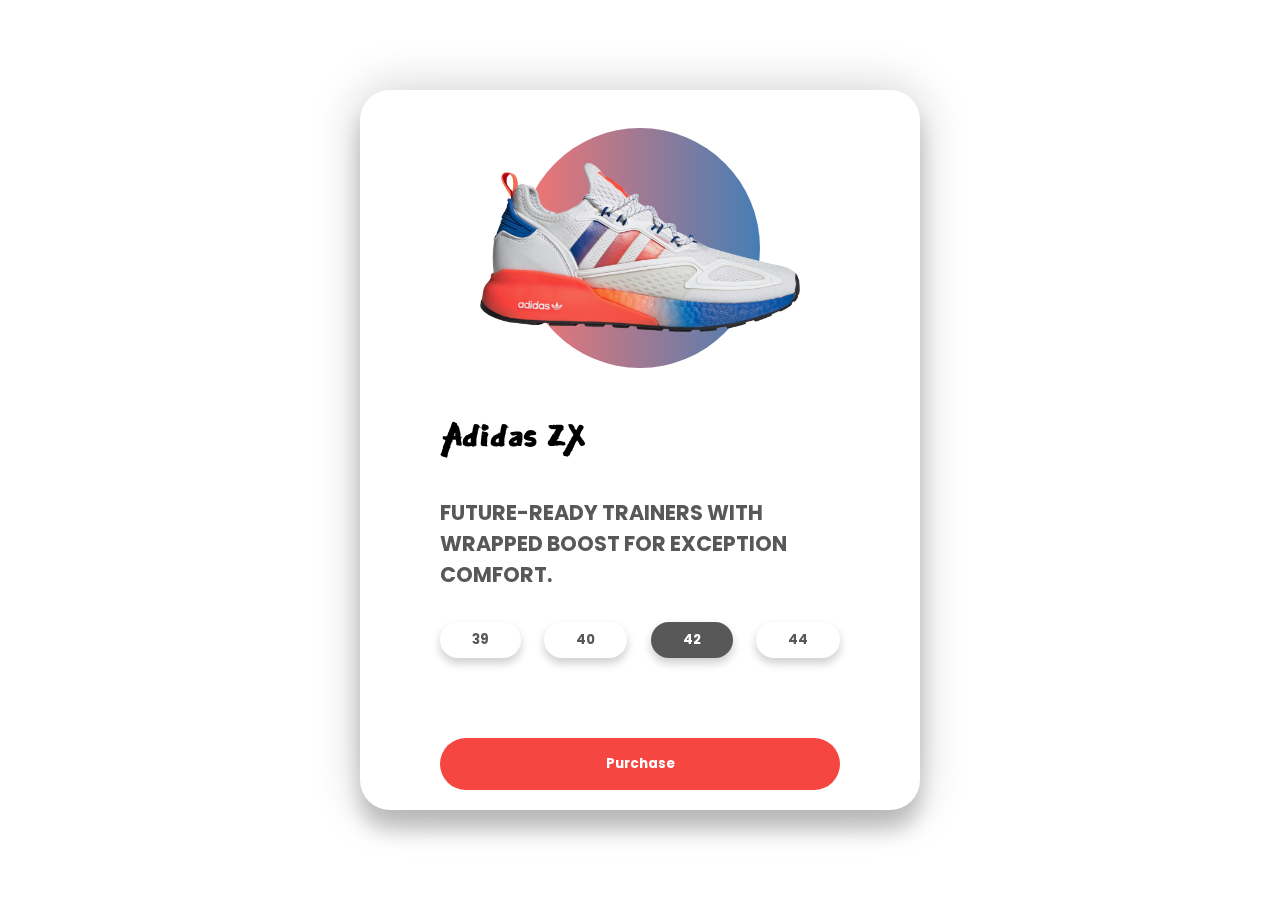
<file: animation/index.html>
<!DOCTYPE html>
<html lang="en">

<head>
    <meta charset="UTF-8">
    <meta name="viewport" content="width=device-width, initial-scale=1.0">
    <title>3d Card Effect</title>
    <link href="https://fonts.googleapis.com/css2?family=Poppins:wght@400;500&display=swap" rel="stylesheet">
    <link rel="stylesheet" href="./style.css">
</head>

<body>
    <div class="container">
        <div class="card">
            <div class="sneaker">
                <div class="circle"></div>
                <img src="./adidas.jpg" alt="adidas">
            </div>
            <div class="info">
                <h1 class="title">Adidas ZX</h1>
                <h3>FUTURE-READY TRAINERS WITH WRAPPED BOOST FOR EXCEPTION COMFORT.</h3>
                <div class="sizes">
                    <button>39</button>
                    <button>40</button>
                    <button class="active">42</button>
                    <button>44</button>
                </div>
                <div class="purchase">
                    <button>Purchase</button>
                </div>
            </div>
        </div>
    </div>
    <script src="./app.js"></script>
</body>

</html>
</file>
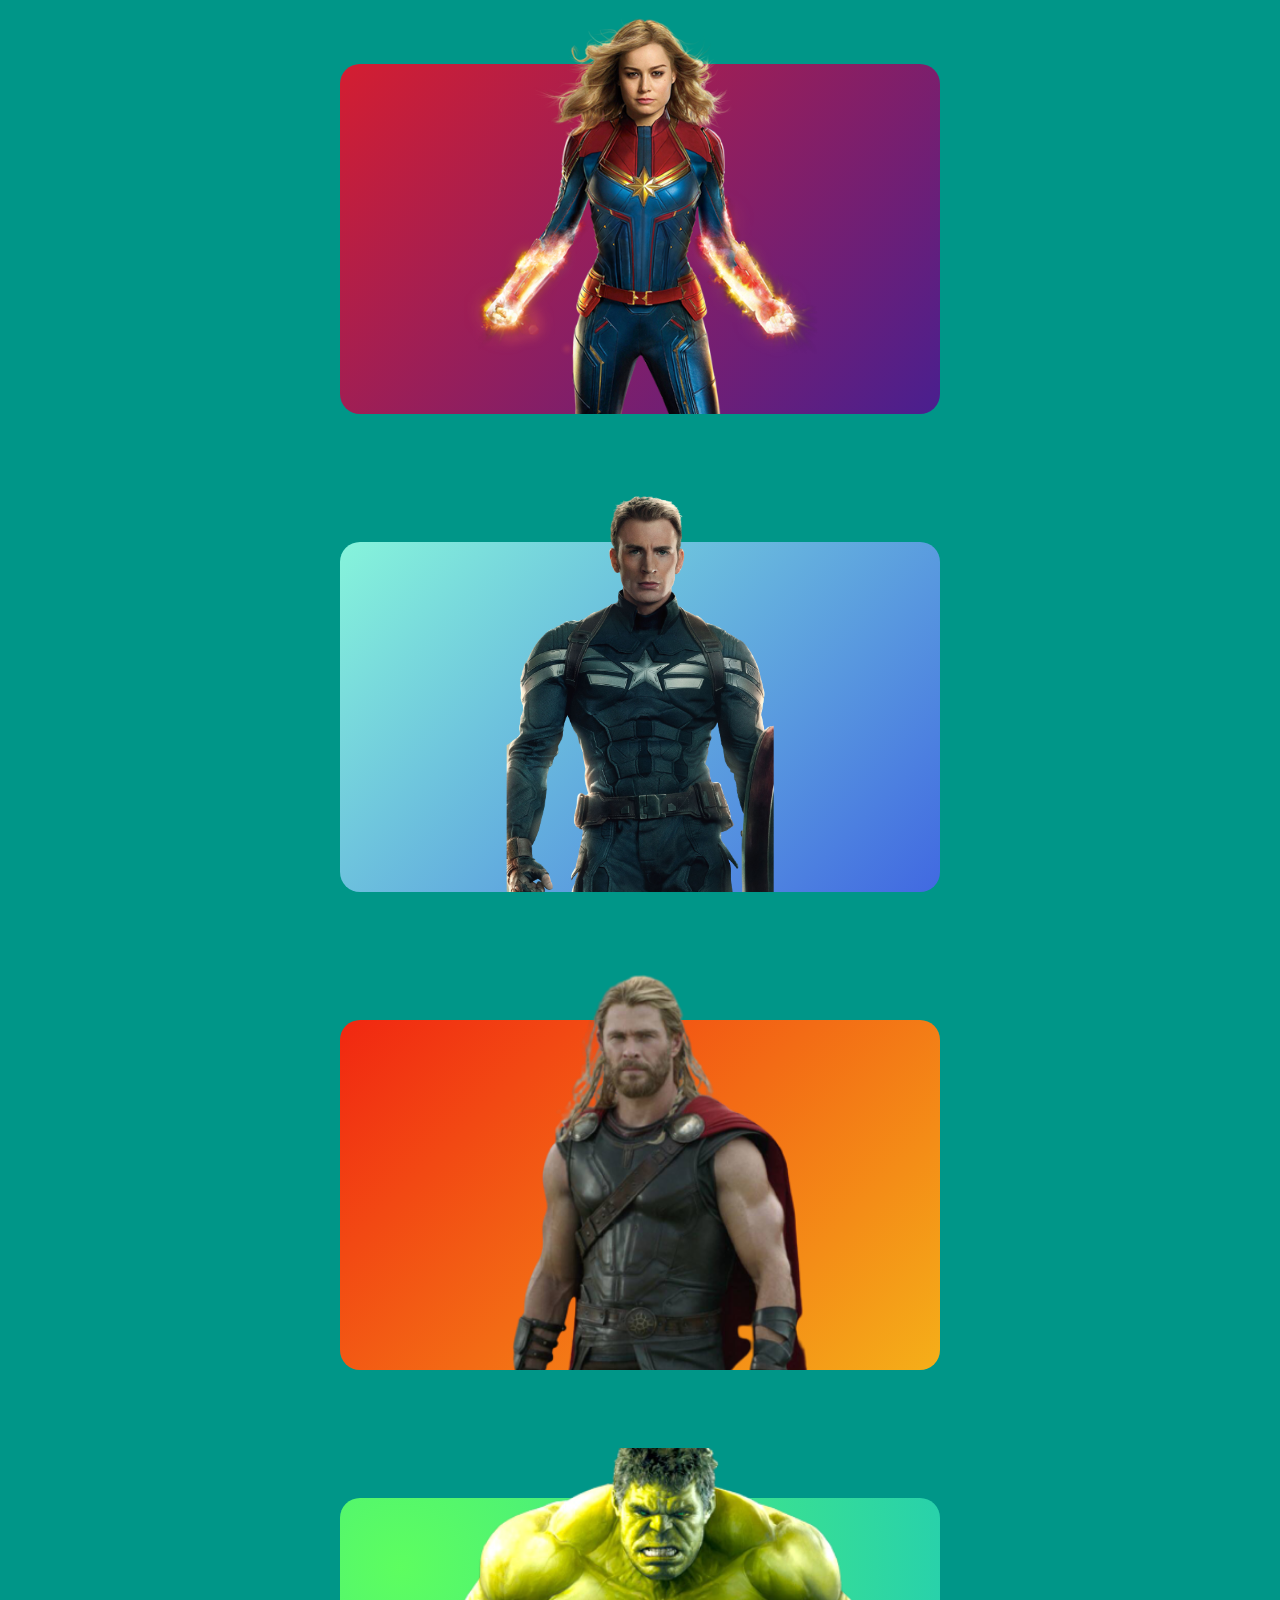
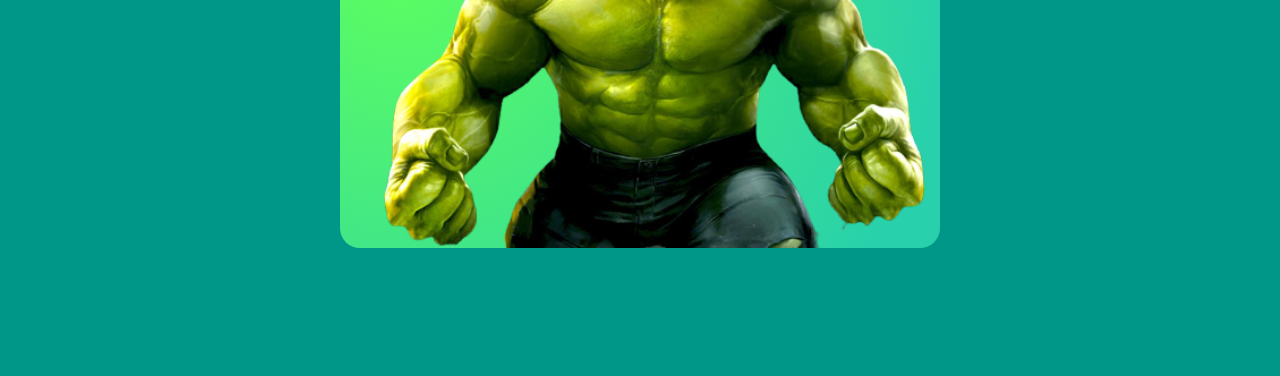
<file: avengers/index.html>
<!DOCTYPE html>
<html lang="en">
<head>
    <meta charset="UTF-8">
    <meta http-equiv="X-UA-Compatible" content="IE=edge">
    <meta name="viewport" content="width=device-width, initial-scale=1.0">
    <title>Document</title>
    <link rel="stylesheet" href="style.css">
    <script src="https://code.jquery.com/jquery-3.6.0.js"></script>
</head>
<body>
    <div class="card">
        <div class="content">
            <h2>Captain Marvel</h2>
            <p> Carol Danvers </p>
            <a href="#"> Read More </a>
        </div>
        <img src="captain marvel.png" alt="">
    </div>

    <div class="card">
        <div class="content">
            <h2>Captain America</h2>
            <p> The First Avenger </p>
            <a href="#"> Read More </a>
        </div>
        <img src="captain america.png" alt="">
    </div>

    <div class="card">
        <div class="content">
            <h2>Thor</h2>
            <p> The God Of Thunder </p>
            <a href="#"> Read More </a>
        </div>
        <img src="thor.png" alt="">
    </div>

    <div class="card">
        <div class="content">
            <h2>Hulk</h2>
            <p> The Green Monster </p>
            <a href="#"> Read More </a>
        </div>
        <img src="hulk.png" alt="">
    </div>


    <script>
        const card = document.querySelectorAll(".card")
        let a = (($(window).width()) / 2) - 300;
        
        for (let cards of card) cards.setAttribute("style", `margin-left: ${a}px; margin-right: ${a}px;`);
    </script>
    
</body>
</html>
</file>
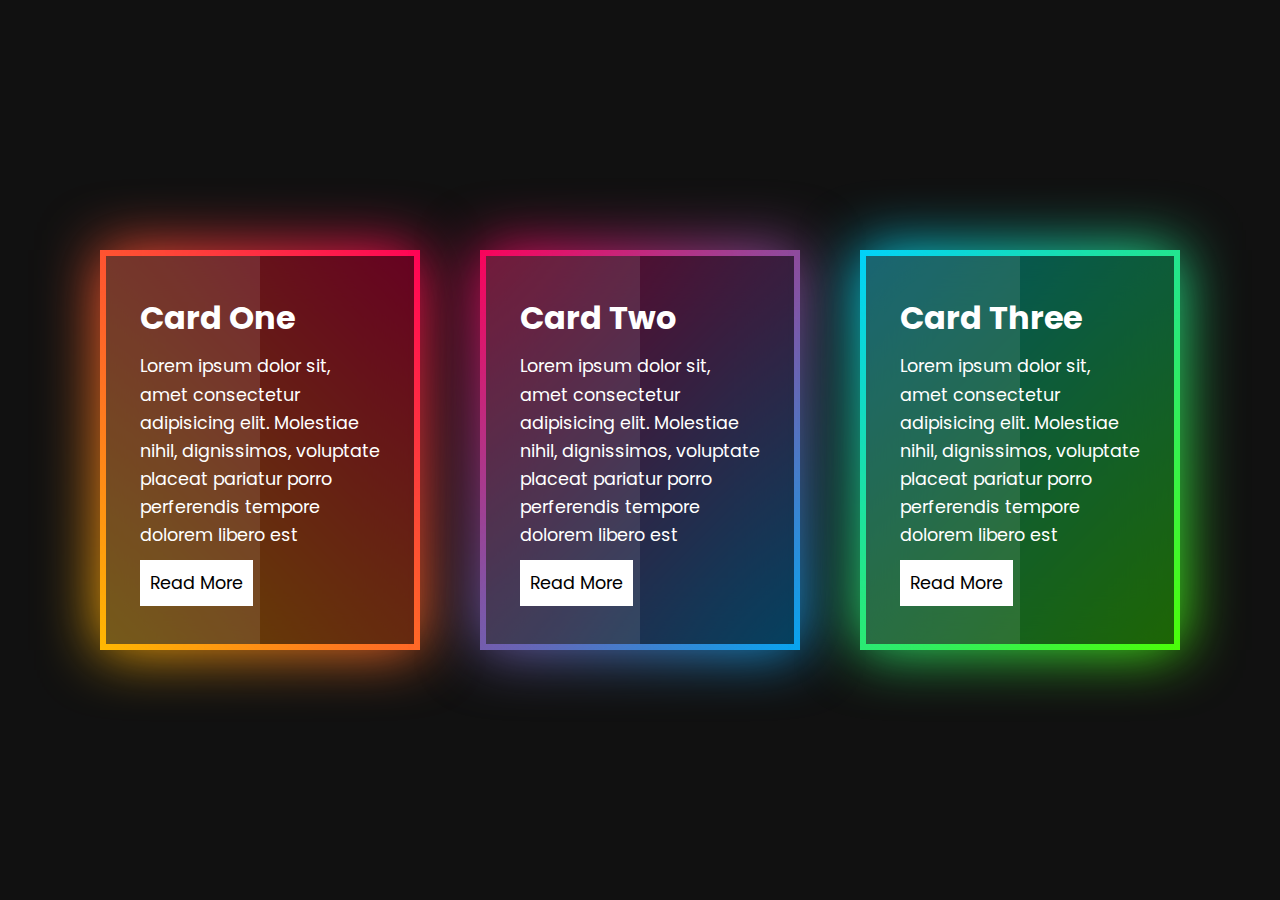
<file: card border gradient/index.html>
<!DOCTYPE html>
<html lang="en">
<head>
    <meta charset="UTF-8">
    <meta http-equiv="X-UA-Compatible" content="IE=edge">
    <meta name="viewport" content="width=device-width, initial-scale=1.0">
    <title>Document</title>
    <link rel="stylesheet" href="style.css">
</head>
<body>
    <div class="container">
        <div class="box">
            <span></span>
            <div class="content">
                <h2>Card One</h2>
                <p>Lorem ipsum dolor sit, amet consectetur adipisicing elit. Molestiae nihil, dignissimos, voluptate placeat pariatur porro perferendis tempore dolorem libero est</p>
                <a href="#">Read More</a>
            </div>
        </div>

        <div class="box">
            <span></span>
            <div class="content">
                <h2>Card Two</h2>
                <p>Lorem ipsum dolor sit, amet consectetur adipisicing elit. Molestiae nihil, dignissimos, voluptate placeat pariatur porro perferendis tempore dolorem libero est</p>
                <a href="#">Read More</a>
            </div>
        </div>

        <div class="box">
            <span></span>
            <div class="content">
                <h2>Card Three</h2>
                <p>Lorem ipsum dolor sit, amet consectetur adipisicing elit. Molestiae nihil, dignissimos, voluptate placeat pariatur porro perferendis tempore dolorem libero est</p>
                <a href="#">Read More</a>
            </div>
        </div>
    </div>
</body>
</html>
</file>
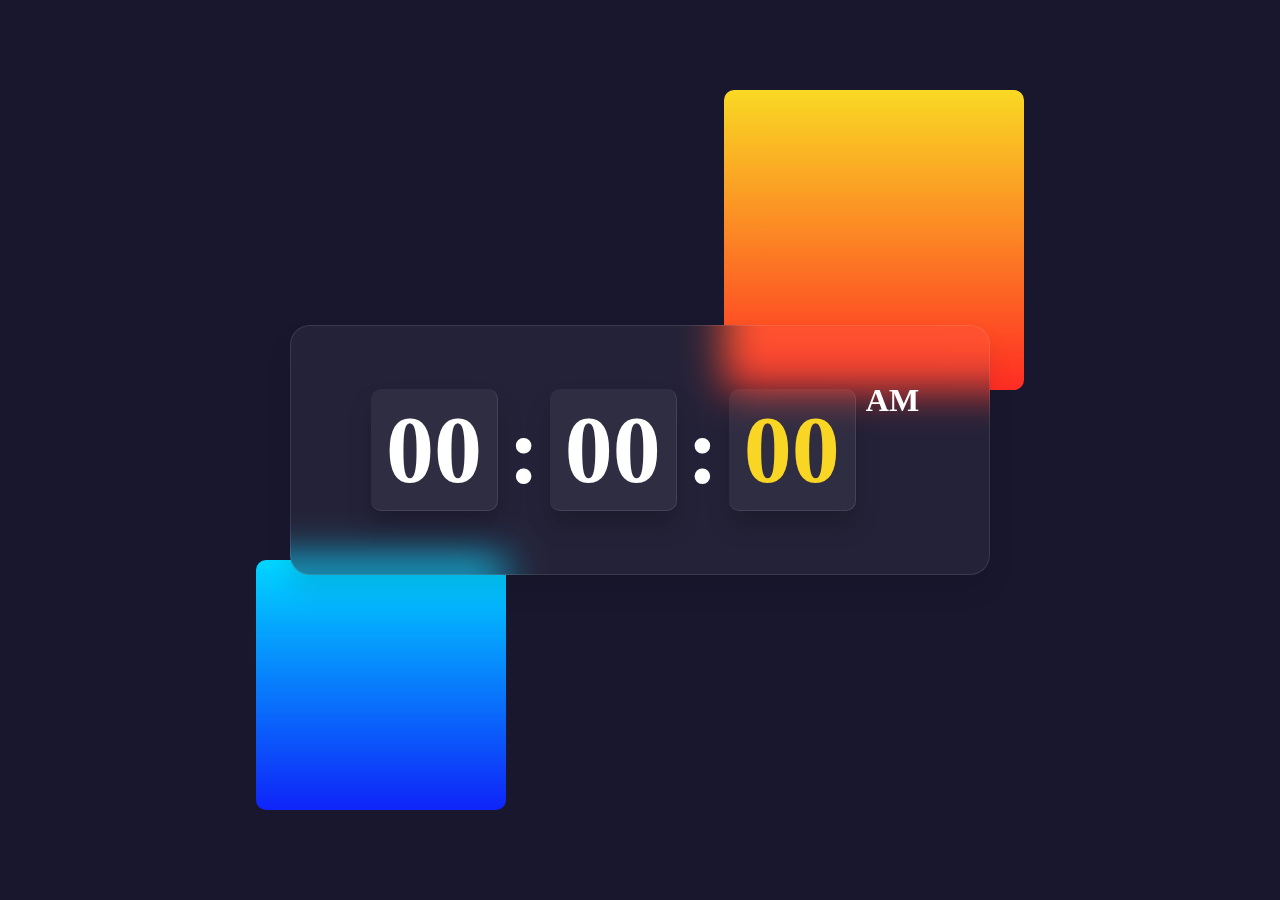
<file: Digital Clock Javascript/index.html>
<!DOCTYPE html>
<html lang="en">
<head>
    <meta charset="UTF-8">
    <meta http-equiv="X-UA-Compatible" content="IE=edge">
    <meta name="viewport" content="width=device-width, initial-scale=1.0">
    <title>Document</title>
    <link rel="stylesheet" href="style.css">
    <script src="app.js" defer></script>
</head>
<body>
    <section id="banner">
        <div class="clock">
            <div class="container">
                <h2 id="hour">00</h2>
                <h2 class="dot">:</h2>

                <h2 id="min">00</h2>
                <h2 class="dot">:</h2>

                <h2 id="sec">00</h2>

                <span id="ampm">AM</span>
            </div>
        </div>
    </section>
</body>
</html>
</file>
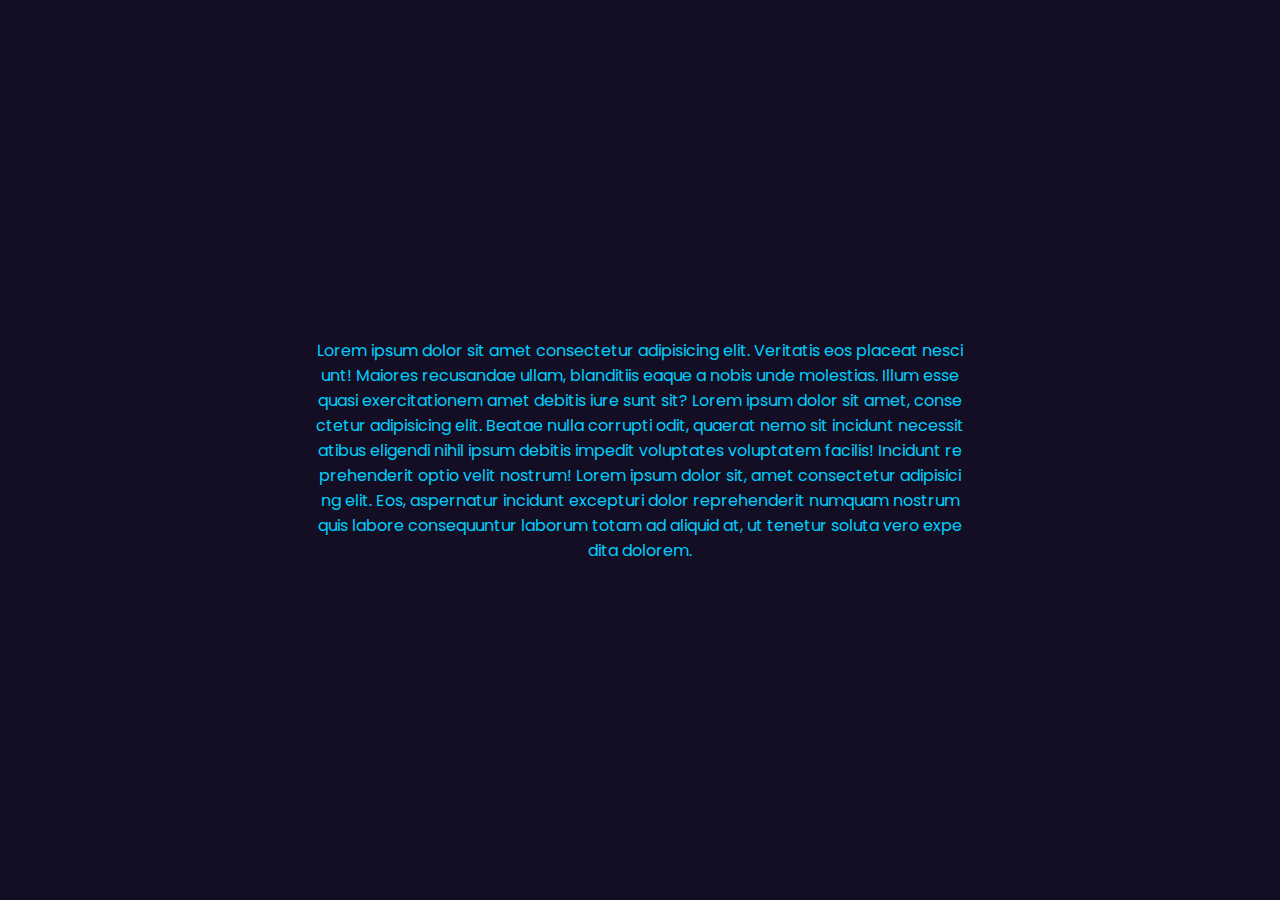
<file: Flying Text/index.html>
<!DOCTYPE html>
<html lang="en">
<head>
    <meta charset="UTF-8">
    <meta http-equiv="X-UA-Compatible" content="IE=edge">
    <meta name="viewport" content="width=device-width, initial-scale=1.0">
    <title>Document</title>
    <link rel="stylesheet" href="style.css">

</head>
<body>
    <section class="banner">
        <p class="text">
            Lorem ipsum dolor sit amet consectetur adipisicing elit. Veritatis eos placeat nesciunt! Maiores recusandae ullam, blanditiis eaque a nobis unde molestias. Illum esse quasi exercitationem amet debitis iure sunt sit? Lorem ipsum dolor sit amet, consectetur adipisicing elit. Beatae nulla corrupti odit, quaerat nemo sit incidunt necessitatibus eligendi nihil ipsum debitis impedit voluptates voluptatem facilis! Incidunt reprehenderit optio velit nostrum! Lorem ipsum dolor sit, amet consectetur adipisicing elit. Eos, aspernatur incidunt excepturi dolor reprehenderit numquam nostrum quis labore consequuntur laborum totam ad aliquid at, ut tenetur soluta vero expedita dolorem.
        </p>
    </section>

    <script src="anime.min.js"></script>
    <script src="app.js"></script>
</body>
</html>
</file>
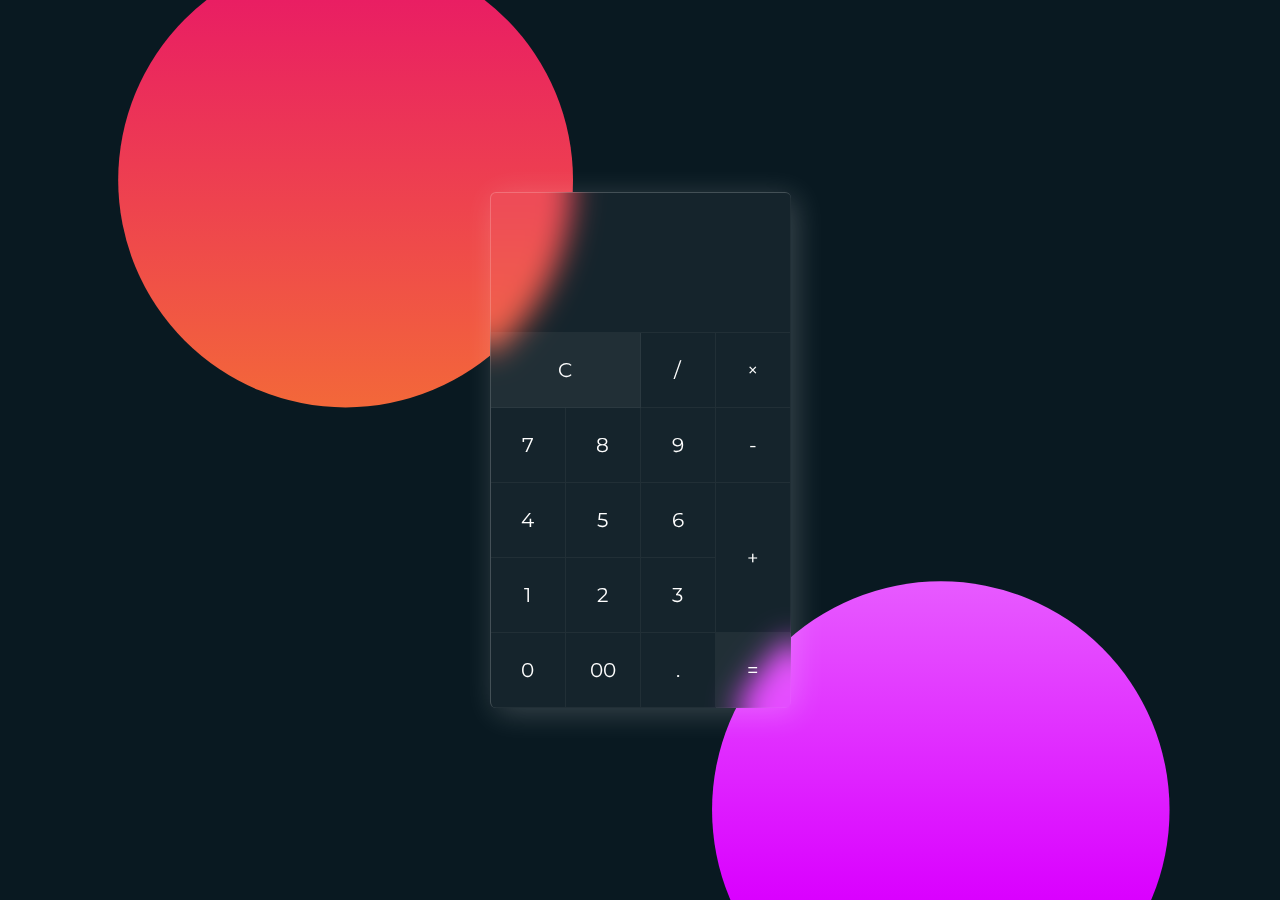
<file: Javascript Calculator/index.html>
<!DOCTYPE html>
<html lang="en">

<head>
    <meta charset="UTF-8">
    <meta http-equiv="X-UA-Compatible" content="IE=edge">
    <meta name="viewport" content="width=device-width, initial-scale=1.0">

    <title>Calculator</title>

    <link rel="stylesheet" href="style.css">
    <link rel="icon" href="prequisites/calculator.png" type="image/png" sizes="16x16 32x32">

    <script type="text/javascript" src="prequisites/vanilla.js"></script>
    <script src="prequisites/keypress.js"></script>
</head>

<body>

    <audio src="prequisites/tick.mp3" id="audio"></audio>
    <div class="container">
        <form name="calc" class="calculator">
            <input type="text" readonly class="value" name="txt"/>
            <span class="num clear" onclick="calc.txt.value = ''">C</span>
            <span class="num">/</span>
            <span class="num">×</span>
            <span class="num">7</span>
            <span class="num">8</span>
            <span class="num">9</span>
            <span class="num">-</span>
            <span class="num">4</span>
            <span class="num">5</span>
            <span class="num">6</span>
            <span class="num plus">+</span>
            <span class="num">1</span>
            <span class="num">2</span>
            <span class="num">3</span>
            <span class="num">0</span>
            <span class="num">00</span>
            <span class="num">.</span>
            <span class="num equal">=</span>
        </form>
    </div>

    <script type="text/javascript">
        mobile = false;
        console.log(window.innerWidth);

        if (window.innerWidth <= 480)   {
            mobile = true;
        }
    
        function checkNoError()   {
            if (document.calc.txt.value != 'Syntax Error')  return true;
            return false;
        }

        function equals()   {
            let textVal = (document.calc.txt.value).replace(/×/g, '*'); 
            let answer;
            try {
                answer = eval(textVal);
                if (answer == undefined)    {
                    throw "no"
                }
            }
            catch   {
                answer = "Syntax Error";
            }
            document.calc.txt.value = answer;
            value.scrollTo(value.scrollWidth, 0);
            checkNoError() ? value.select() : {};
            return;
        }

        function normal(addVal) {
            if (checkNoError()) {
                document.calc.txt.value += `${addVal}`;
            } else {
                document.calc.txt.value = `${addVal}`;
            }
        }

        const audio = document.querySelector("#audio");
        const spans = document.querySelectorAll(".num");
        const container = document.querySelector(".container");
        const value = document.querySelector(".value");

        for (let x of spans)    {
            x.addEventListener('click', e => {
                audio.play();
                if (x.innerText == "C") {
                    document.calc.txt.value = "";
                    return;
                }
                if (x.innerText == "=") {
                    equals();
                    return;
                }
                normal(x.innerText);
                
                x.innerText == "00" ? value.scrollLeft += 50 : value.scrollLeft += 25;
            });
        }

        if (!(mobile))  {
            // Tilt for Calculator On Mouse Move
            VanillaTilt.init(container, {
                max: 5,
                speed: 400,
                glare: false,
                "max-glare": 0.2
            });

            const listener = new window.keypress.Listener();

            // multiplty
            listener.simple_combo("*", function() {
                audio.play();
                normal('×');
                value.scrollLeft += 25;
            });

            // add
            listener.simple_combo("+", () => {
                audio.play();
                normal('+');
                value.scrollLeft += 25;
            });

            // divide
            listener.simple_combo("/", () => {
                audio.play();
                normal('/');
                value.scrollLeft += 25;
            });

            //subtract 
            listener.simple_combo("-", () => {
                audio.play();
                normal('-');
                value.scrollLeft += 25;
            });

            // backspace
            listener.simple_combo("backspace", e => {
                audio.play();
                checkNoError() ? document.calc.txt.value = document.calc.txt.value.slice(0, -1) : document.calc.txt.value = "";
                value.scrollLeft += 25;
            });

            // double zeros
            listener.simple_combo("ctrl 0", e => {
                audio.play();
                normal("00");
                value.scrollLeft += 50; 
            });

            addEventListener("keydown", (e) => {
                if (e.keyCode < 58 && e.keyCode > 47 && !(e.shiftKey || e.ctrlKey) || e.key == ".")   {
                    normal(e.key);
                    value.scrollLeft += 25;
                    audio.play();
                    return;
                }

                if (e.key == "Enter" || e.key == "=")   {
                    equals();
                    audio.play();
                    return;
                }
                
                if (e.key == "c" || e.key == "C")    {
                    document.calc.txt.value = "";
                    audio.play();
                    return;
                }
            });
        }
    </script>

</body>
</html>
</file>
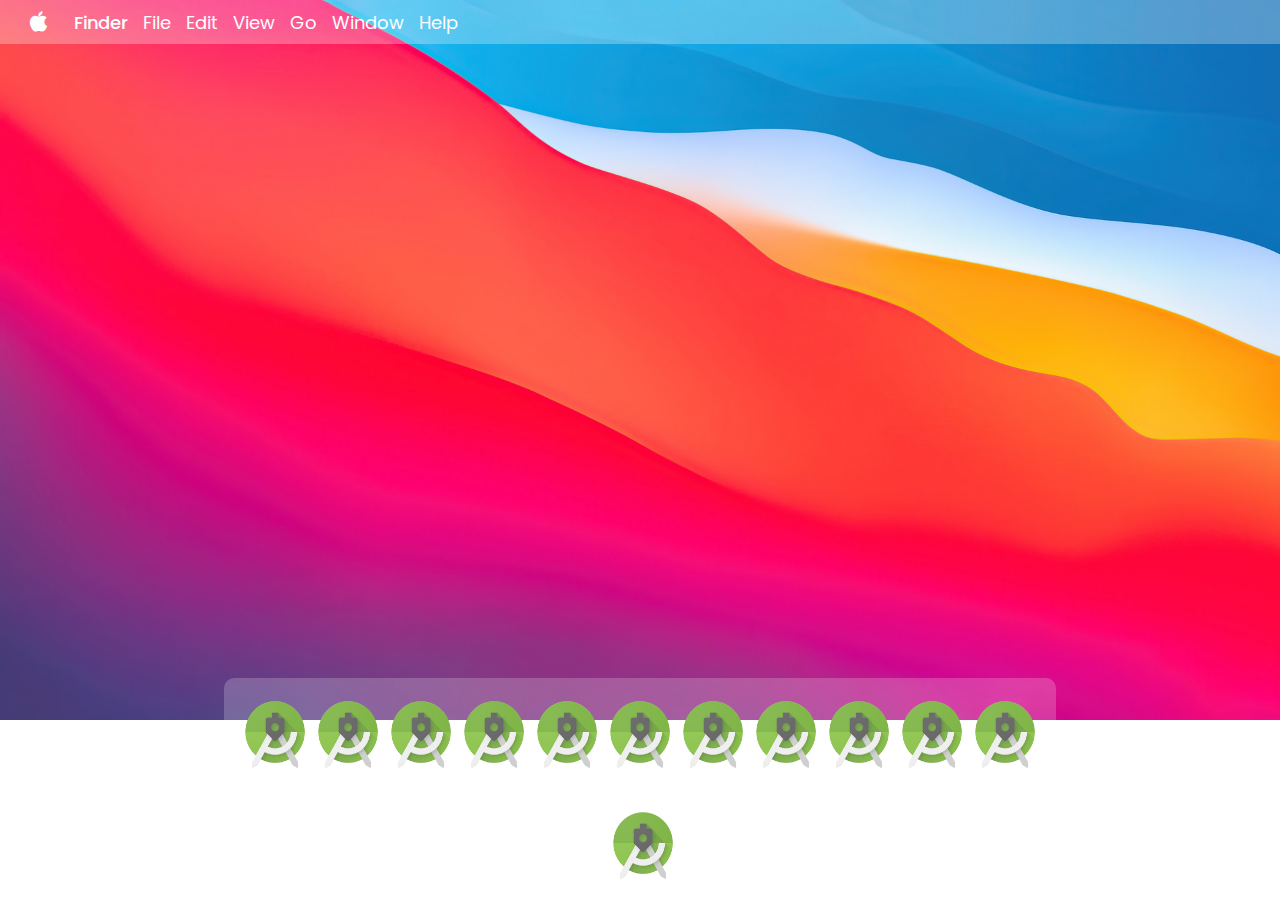
<file: macOS_js/index.html>
<!DOCTYPE html>
<html lang="en">
<head>
    <meta charset="UTF-8">
    <meta http-equiv="X-UA-Compatible" content="IE=edge">
    <meta name="viewport" content="width=device-width, initial-scale=1.0">
    <title>Document</title>
    <link rel="stylesheet" href="style.css">
    <link rel="stylesheet" href="https://cdnjs.cloudflare.com/ajax/libs/font-awesome/4.7.0/css/font-awesome.css" integrity="sha512-5A8nwdMOWrSz20fDsjczgUidUBR8liPYU+WymTZP1lmY9G6Oc7HlZv156XqnsgNUzTyMefFTcsFH/tnJE/+xBg==" crossorigin="anonymous" referrerpolicy="no-referrer" />
    <script src="app.js" defer></script>
</head>
<body>
    <div class="make-topbar-come-down">
        <div class="topbar">
            <span><i class="fa fa-apple"></i></span>
            
            <!-- <span>
                <img src="images/apple.png" alt="" width="30px" height="30px">
            </span> -->
            <span>Finder</span>
            <span>File</span>
            <span>Edit</span>
            <span>View</span>
            <span>Go</span>
            <span>Window</span>
            <span>Help</span>

            <!-- <span><i class="fa fa-history" aria-hidden="true"></i></span>
            <span><i class="fa fa-bluetooth-b" aria-hidden="true"></i></span>
            <span><i class="fa fa-wifi" aria-hidden="true"></i></span>
            <span><i class="fa fa-volume-up" aria-hidden="true"></i></span> -->
        </div>
    </div>

        <div class="dock-container">
            <div class="dock">
                <ul>
                    <li> <img src="images/android.png" width="60px" height="70px"> </li>
                    <li> <img src="images/android.png" width="60px" height="70px"> </li>
                    <li> <img src="images/android.png" width="60px" height="70px"> </li>
                    <li> <img src="images/android.png" width="60px" height="70px"> </li>
                    <li> <img src="images/android.png" width="60px" height="70px"> </li>
                    <li> <img src="images/android.png" width="60px" height="70px"> </li>
                    <li> <img src="images/android.png" width="60px" height="70px"> </li>
                    <li> <img src="images/android.png" width="60px" height="70px"> </li>
                    <li> <img src="images/android.png" width="60px" height="70px"> </li>
                    <li> <img src="images/android.png" width="60px" height="70px"> </li>
                    <li> <img src="images/android.png" width="60px" height="70px"> </li>
                    <li> <img src="images/android.png" width="60px" height="70px"> </li>
                </ul>
            </div>
        </div>
</body>
</html>
</file>
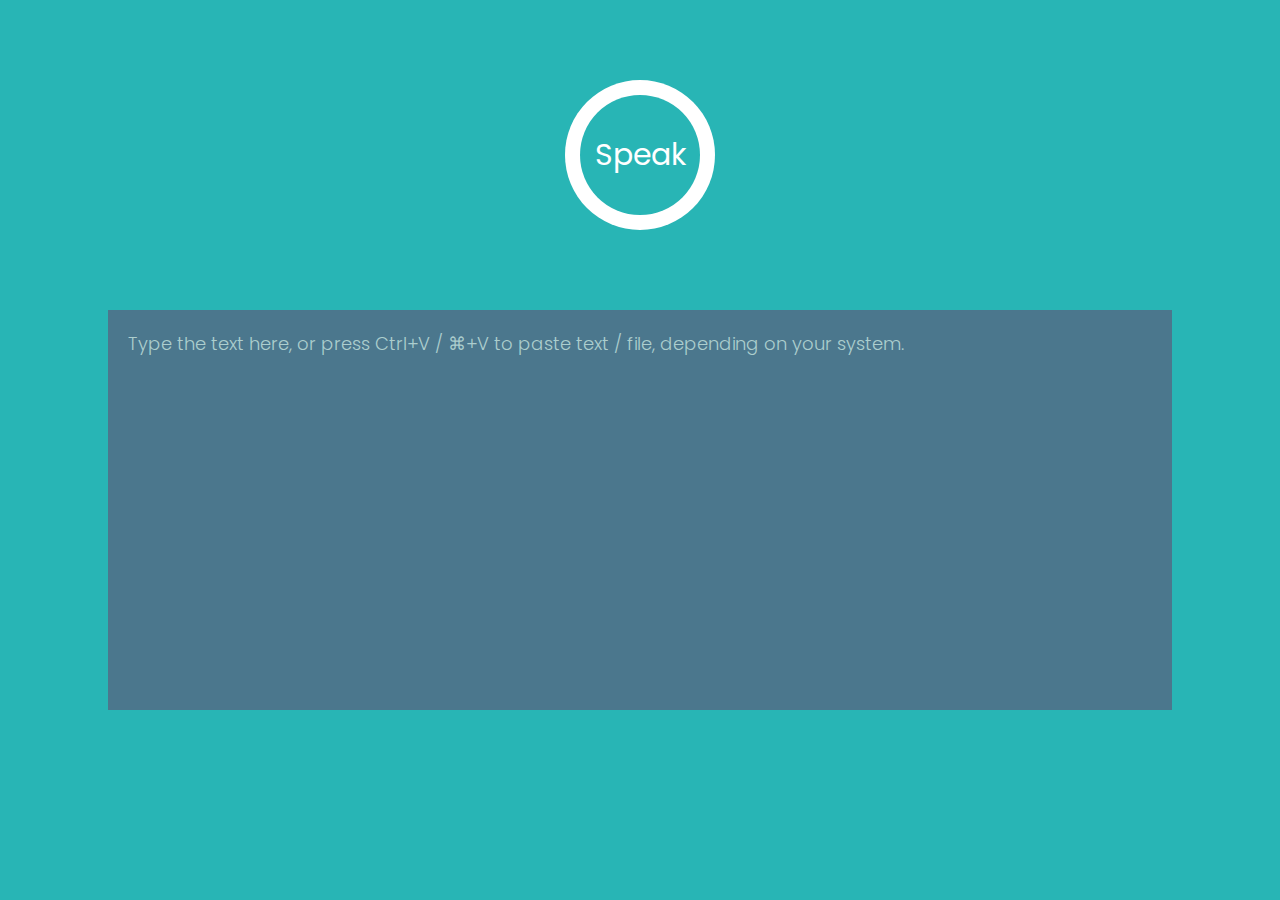
<file: Text to Speech/index.html>
<!DOCTYPE html>
<html lang="en">
<head>
    <meta charset="UTF-8">
    <meta http-equiv="X-UA-Compatible" content="IE=edge">
    <meta name="viewport" content="width=device-width, initial-scale=1.0">
    <title>Document</title>
    <link rel="stylesheet" href="style.css">
    <script src="app.js" defer></script>
</head>
<body>

    <!-- <div id="rotater"></div> -->

    <div id="first">   
        <div id="cir">
            <!-- <div id="rotater"></div> -->
            <div id="inn-cir">
                Speak
            </div>
        </div>
    </div>

    <div id="second">
        <textarea id="text-input" spellcheck="false" name="multiliner" placeholder="Type the text here, or press Ctrl+V / ⌘+V to paste text / file, depending on your system."></textarea>
    </div>
    
</body>
</html>
</file>
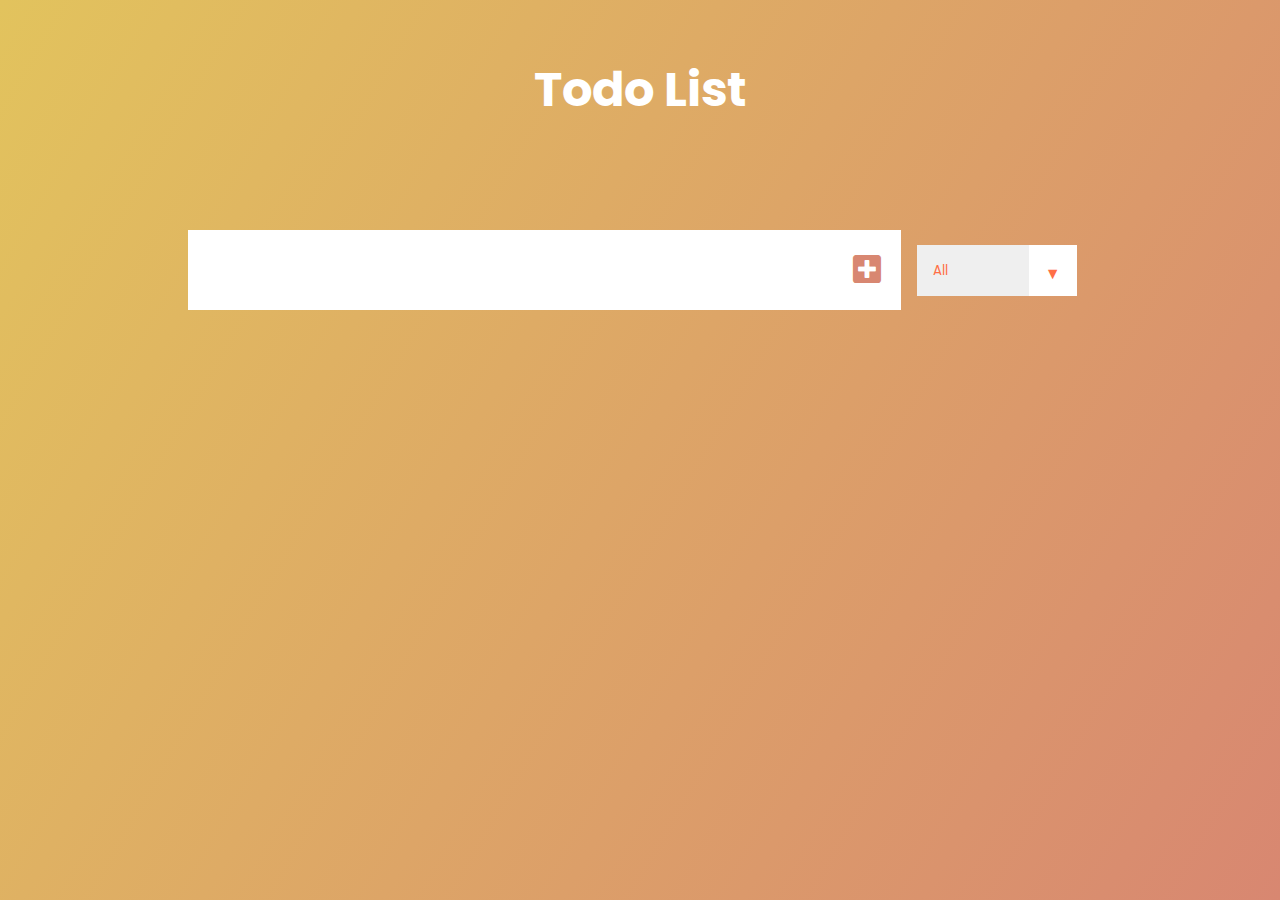
<file: todo list js/index.html>
<!DOCTYPE html>
<html lang="en">
<head>
    <meta charset="UTF-8">
    <meta http-equiv="X-UA-Compatible" content="IE=edge">
    <meta name="viewport" content="width=device-width, initial-scale=1.0">
    <title>Document</title>
    <link rel="stylesheet" href="https://cdnjs.cloudflare.com/ajax/libs/font-awesome/5.15.3/css/all.min.css"/>
    <link rel="stylesheet" href="style.css">
    <!-- <link rel="icon" href="todo.jpg" type="image" sizes="16x16 32x32 800x600"/> -->
    <script src="app.js" defer></script>
</head>
<body>
    <audio src="clock.mp3" id="audio"></audio>
    
    <header>
        <h1>
            Todo List
        </h1> 
    </header>

    <form>
        <input type="text" class="todo-input" minlength="4">
        <button class="todo-button" type="submit">
            <i class="fa fa-plus-square"></i>
        </button>

        <div class="select">
            <select name="todos" class="filter">
                <option value="all">All</option>
                <option value="completed">Completed</option>
                <option value="uncomplete">Uncomplete</option>
            </select>
        </div>
    </form>

    <div class="todo-container">
        <ul class="todo-list"></ul>
    </div>

</body>
</html>
</file>
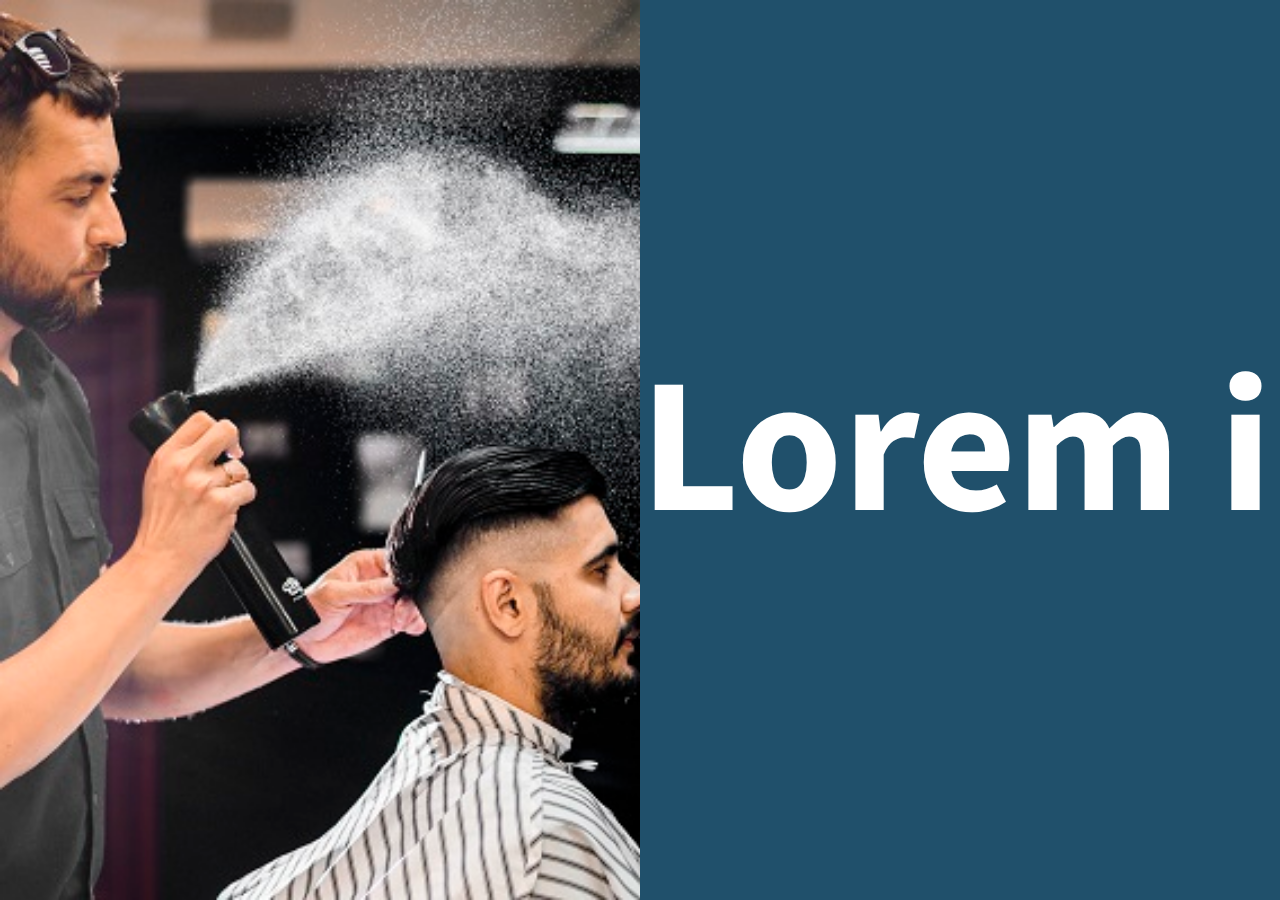
<file: Beautiful text animation/fifth.html>
<!DOCTYPE html>
<html lang="en">
<head>
    <meta charset="UTF-8">
    <meta http-equiv="X-UA-Compatible" content="IE=edge">
    <meta name="viewport" content="width=device-width, initial-scale=1.0">
    <link rel="stylesheet" href="style.css">
    <title>Document</title>
</head>
<body>
    <!-- <img src="pic-3.jpg" alt="">
    <marquee direction="left">
        <h1>
            Lorem ipsum dolor sit amet consectetur adipisicing elit. Corporis quia at, maiores illum asperiores quas delectus temporibus inventore voluptate, numquam non quod dolorem unde laboriosam perspiciatis sunt, dignissimos vero accusamus.
        </h1>
    </marquee> -->

    <section id="section1">
        <div>
            <h2>
                Lorem ipsum dolor, sit amet consectetur adipisicing elit. Sint cumque cupiditate optio quas nam eos aut accusantium, labore repellat quibusdam omnis perspiciatis perferendis. Aspernatur praesentium modi aut recusandae perferendis voluptate.
            </h2>
        </div>

        <div>
            <h2>
                Lorem ipsum dolor, sit amet consectetur adipisicing elit. Sint cumque cupiditate optio quas nam eos aut accusantium, labore repellat quibusdam omnis perspiciatis perferendis. Aspernatur praesentium modi aut recusandae perferendis voluptate.
            </h2>
        </div>
    </section>
</body>
</html>
</file>
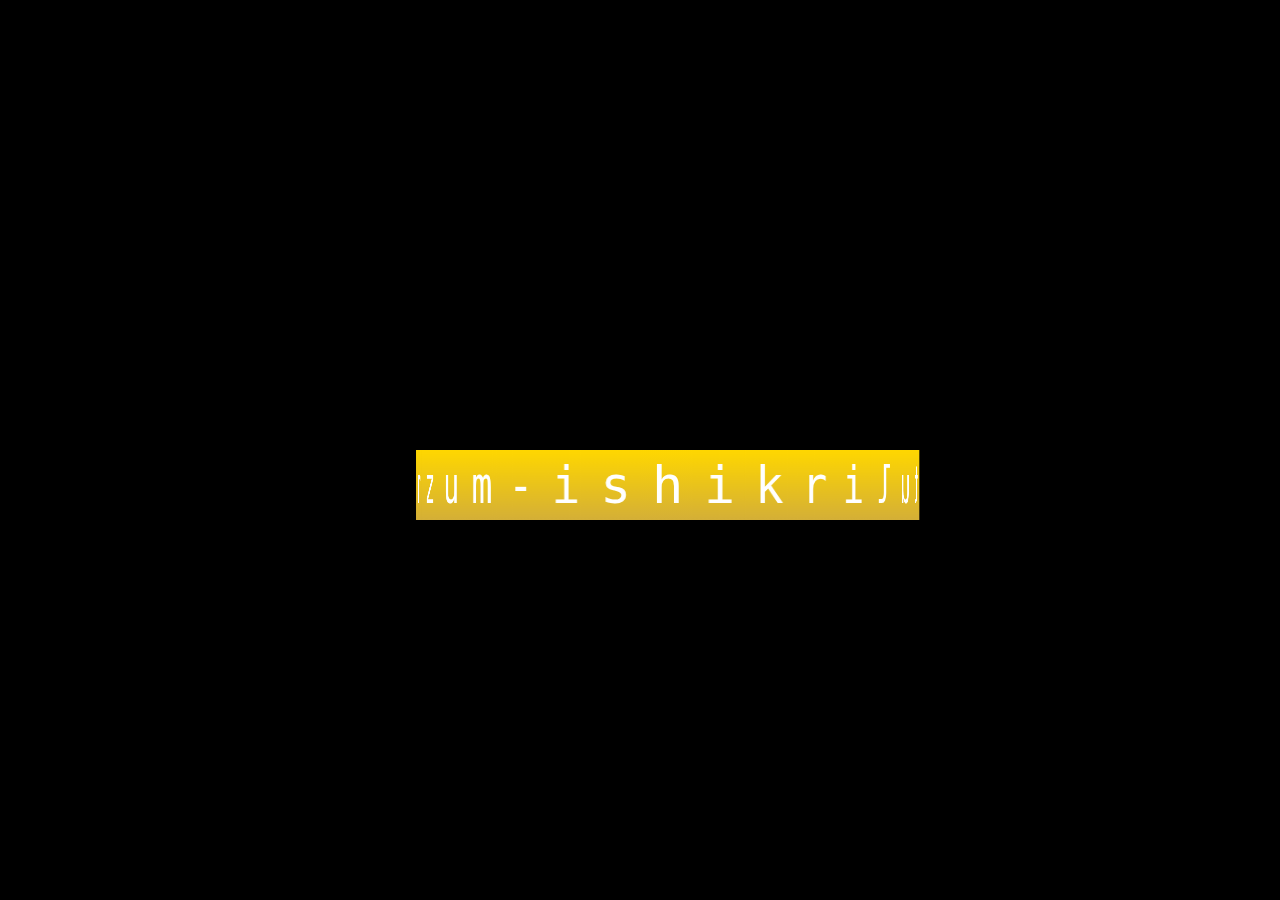
<file: ring_animation/ring_animation.html>
<!DOCTYPE html>
<html lang="en">
<head>
    <meta charset="UTF-8">
    <meta http-equiv="X-UA-Compatible" content="IE=edge">
    <meta name="viewport" content="width=device-width, initial-scale=1.0">
    <title>Document</title>

    <style>
        *   {
            margin: 0;
            padding: 0;
            box-sizing: border-box;
            font-family: monospace;
        }

        body    {
            display: flex;
            justify-content: center;
            align-items: center;
            min-height: 100vh;
            background: #000;
        }

        .circle {
            transform-style: preserve-3d; 
            animation: animate 8s linear infinite;
        }

        @keyframes animate  {
            0%  {
                transform: perspective(1000px) rotateY(360deg) rotateX(15deg);
            }
            100%  {
                transform: perspective(1000px) rotateY(0deg) rotateX(15deg);
            }
        }

        .circle .char   {
            position: absolute;
            top: 0;
            left: 0;
            background: linear-gradient(#FFD700, #D4AF37);
            color: white;
            font-size: 4em;
            padding: 5px 12px;
            border-top: 0px;
            border-top: 0px;
            transform-style: preserve-3d;
            transform-origin: center;
            transform: rotateY(calc(var(--char-index) * 12deg)) translateZ(250px);
        }
    </style>
</head>
<body>
    <div class="circle" data-splitting>
        ash nazg thrakatulûk agh burzum-ishi krimpatul
    </div>

    <script>
        (function (global, factory) {
            typeof exports === 'object' && typeof module !== 'undefined' ? module.exports = factory() :
            typeof define === 'function' && define.amd ? define(factory) :
            (global.Splitting = factory());
        }(this, (function () { 'use strict';

        var root = document;
        var createText = root.createTextNode.bind(root);

        /**
        * # setProperty
        * Apply a CSS var
        * @param {HTMLElement} el
        * @param {string} varName 
        * @param {string|number} value 
        */
        function setProperty(el, varName, value) {
            el.style.setProperty(varName, value);
        } 

        /**
        * 
        * @param {!HTMLElement} el 
        * @param {!HTMLElement} child 
        */
        function appendChild(el, child) {
        return el.appendChild(child);
        }

        /**
        * 
        * @param {!HTMLElement} parent 
        * @param {string} key 
        * @param {string} text 
        * @param {boolean} whitespace 
        */
        function createElement(parent, key, text, whitespace) {
        var el = root.createElement('span');
        key && (el.className = key); 
        if (text) { 
            !whitespace && el.setAttribute("data-" + key, text);
            el.textContent = text; 
        }
        return (parent && appendChild(parent, el)) || el;
        }

        /**
        * 
        * @param {!HTMLElement} el 
        * @param {string} key 
        */
        function getData(el, key) {
        return el.getAttribute("data-" + key)
        }

        /**
        * 
        * @param {import('../types').Target} e 
        * @param {!HTMLElement} parent
        * @returns {!Array<!HTMLElement>}
        */
        function $(e, parent) {
            return !e || e.length == 0
                ? // null or empty string returns empty array
                []
                : e.nodeName
                    ? // a single element is wrapped in an array
                    [e]
                    : // selector and NodeList are converted to Element[]
                    [].slice.call(e[0].nodeName ? e : (parent || root).querySelectorAll(e));
        }

        /**
        * Creates and fills an array with the value provided
        * @param {number} len
        * @param {() => T} valueProvider
        * @return {T}
        * @template T
        */
        function Array2D(len) {
            var a = [];
            for (; len--; ) {
                a[len] = [];
            }
            return a;
        }

        /**
        * A for loop wrapper used to reduce js minified size.
        * @param {!Array<T>} items 
        * @param {function(T):void} consumer
        * @template T
        */
        function each(items, consumer) {
            items && items.some(consumer);
        }

        /**
        * @param {T} obj 
        * @return {function(string):*}
        * @template T
        */
        function selectFrom(obj) {
            return function (key) {
                return obj[key];
            }
        }

        /**
        * # Splitting.index
        * Index split elements and add them to a Splitting instance.
        *
        * @param {HTMLElement} element
        * @param {string} key 
        * @param {!Array<!HTMLElement> | !Array<!Array<!HTMLElement>>} items 
        */
        function index(element, key, items) {
            var prefix = '--' + key;
            var cssVar = prefix + "-index";

            each(items, function (items, i) {
                if (Array.isArray(items)) {
                    each(items, function(item) {
                        setProperty(item, cssVar, i);
                    });
                } else {
                    setProperty(items, cssVar, i);
                }
            });

            setProperty(element, prefix + "-total", items.length);
        }

        /**
        * @type {Record<string, import('./types').ISplittingPlugin>}
        */
        var plugins = {};

        /**
        * @param {string} by
        * @param {string} parent
        * @param {!Array<string>} deps
        * @return {!Array<string>}
        */
        function resolvePlugins(by, parent, deps) {
            // skip if already visited this dependency
            var index = deps.indexOf(by);
            if (index == -1) {
                // if new to dependency array, add to the beginning
                deps.unshift(by);

                // recursively call this function for all dependencies
                var plugin = plugins[by];
                if (!plugin) {
                    throw new Error("plugin not loaded: " + by);
                }
                each(plugin.depends, function(p) {
                    resolvePlugins(p, by, deps);
                });
            } else {
                // if this dependency was added already move to the left of
                // the parent dependency so it gets loaded in order
                var indexOfParent = deps.indexOf(parent);
                deps.splice(index, 1);
                deps.splice(indexOfParent, 0, by);
            }
            return deps;
        }

        /**
        * Internal utility for creating plugins... essentially to reduce
        * the size of the library
        * @param {string} by 
        * @param {string} key 
        * @param {string[]} depends 
        * @param {Function} split 
        * @returns {import('./types').ISplittingPlugin}
        */
        function createPlugin(by, depends, key, split) {
            return {
                by: by,
                depends: depends,
                key: key,
                split: split
            }
        }

        /**
        *
        * @param {string} by
        * @returns {import('./types').ISplittingPlugin[]}
        */
        function resolve(by) {
            return resolvePlugins(by, 0, []).map(selectFrom(plugins));
        }

        /**
        * Adds a new plugin to splitting
        * @param {import('./types').ISplittingPlugin} opts
        */
        function add(opts) {
            plugins[opts.by] = opts;
        }

        /**
        * # Splitting.split
        * Split an element's textContent into individual elements
        * @param {!HTMLElement} el  Element to split
        * @param {string} key 
        * @param {string} splitOn 
        * @param {boolean} includePrevious 
        * @param {boolean} preserveWhitespace
        * @return {!Array<!HTMLElement>}
        */
        function splitText(el, key, splitOn, includePrevious, preserveWhitespace) {
            // Combine any strange text nodes or empty whitespace.
            el.normalize();

            // Use fragment to prevent unnecessary DOM thrashing.
            var elements = [];
            var F = document.createDocumentFragment();

            if (includePrevious) {
                elements.push(el.previousSibling);
            }

            var allElements = [];
            $(el.childNodes).some(function(next) {
                if (next.tagName && !next.hasChildNodes()) {
                    // keep elements without child nodes (no text and no children)
                    allElements.push(next);
                    return;
                }
                // Recursively run through child nodes
                if (next.childNodes && next.childNodes.length) {
                    allElements.push(next);
                    elements.push.apply(elements, splitText(next, key, splitOn, includePrevious, preserveWhitespace));
                    return;
                }

                // Get the text to split, trimming out the whitespace
                /** @type {string} */
                var wholeText = next.wholeText || '';
                var contents = wholeText.trim();

                // If there's no text left after trimming whitespace, continue the loop
                if (contents.length) {
                    // insert leading space if there was one
                    if (wholeText[0] === ' ') {
                        allElements.push(createText(' '));
                    }
                    // Concatenate the split text children back into the full array
                    each(contents.split(splitOn), function(splitText, i) {
                        if (i && preserveWhitespace) {
                            allElements.push(createElement(F, "whitespace", " ", preserveWhitespace));
                        }
                        var splitEl = createElement(F, key, splitText);
                        elements.push(splitEl);
                        allElements.push(splitEl);
                    }); 
                    // insert trailing space if there was one
                    if (wholeText[wholeText.length - 1] === ' ') {
                        allElements.push(createText(' '));
                    }
                }
            });

            each(allElements, function(el) {
                appendChild(F, el);
            });

            // Clear out the existing element
            el.innerHTML = "";
            appendChild(el, F);
            return elements;
        }

        /** an empty value */
        var _ = 0;

        function copy(dest, src) {
            for (var k in src) {
                dest[k] = src[k];
            }
            return dest;
        }

        var WORDS = 'words';

        var wordPlugin = createPlugin(
            /* by= */ WORDS,
            /* depends= */ _,
            /* key= */ 'word', 
            /* split= */ function(el) {
                return splitText(el, 'word', /\s+/, 0, 1)
            }
        );

        var CHARS = "chars";

        var charPlugin = createPlugin(
            /* by= */ CHARS,
            /* depends= */ [WORDS],
            /* key= */ "char", 
            /* split= */ function(el, options, ctx) {
                var results = [];

                each(ctx[WORDS], function(word, i) {
                    results.push.apply(results, splitText(word, "char", "", options.whitespace && i));
                });

                return results;
            }
        );

        /**
        * # Splitting
        * 
        * @param {import('./types').ISplittingOptions} opts
        * @return {!Array<*>}
        */
        function Splitting (opts) {
        opts = opts || {};
        var key = opts.key;

        return $(opts.target || '[data-splitting]').map(function(el) {
            var ctx = el['🍌'];  
            if (!opts.force && ctx) {
            return ctx;
            }

            ctx = el['🍌'] = { el: el };
            var by = opts.by || getData(el, 'splitting');
            if (!by || by == 'true') {
            by = CHARS;
            }
            var items = resolve(by);
            var opts2 = copy({}, opts);
            each(items, function(plugin) {
            if (plugin.split) {
                var pluginBy = plugin.by;
                var key2 = (key ? '-' + key : '') + plugin.key;
                var results = plugin.split(el, opts2, ctx);
                key2 && index(el, key2, results);
                ctx[pluginBy] = results;
                el.classList.add(pluginBy);
            } 
            });

            el.classList.add('splitting');
            return ctx;
        })
        }

        /**
        * # Splitting.html
        * 
        * @param {import('./types').ISplittingOptions} opts
        */
        function html(opts) {
        opts = opts || {};
        var parent = opts.target =  createElement();
        parent.innerHTML = opts.content;
        Splitting(opts);
        return parent.outerHTML
        }

        Splitting.html = html;
        Splitting.add = add;

        /**
        * Detects the grid by measuring which elements align to a side of it.
        * @param {!HTMLElement} el 
        * @param {import('../core/types').ISplittingOptions} options
        * @param {*} side 
        */
        function detectGrid(el, options, side) {
            var items = $(options.matching || el.children, el);
            var c = {};

            each(items, function(w) {
                var val = Math.round(w[side]);
                (c[val] || (c[val] = [])).push(w);
            });

            return Object.keys(c).map(Number).sort(byNumber).map(selectFrom(c));
        }

        /**
        * Sorting function for numbers.
        * @param {number} a 
        * @param {number} b
        * @return {number} 
        */
        function byNumber(a, b) {
            return a - b;
        }

        var linePlugin = createPlugin(
            /* by= */ 'lines',
            /* depends= */ [WORDS],
            /* key= */ 'line',
            /* split= */ function(el, options, ctx) {
            return detectGrid(el, { matching: ctx[WORDS] }, 'offsetTop')
            }
        );

        var itemPlugin = createPlugin(
            /* by= */ 'items',
            /* depends= */ _,
            /* key= */ 'item', 
            /* split= */ function(el, options) {
                return $(options.matching || el.children, el)
            }
        );

        var rowPlugin = createPlugin(
            /* by= */ 'rows',
            /* depends= */ _,
            /* key= */ 'row', 
            /* split= */ function(el, options) {
                return detectGrid(el, options, "offsetTop");
            }
        );

        var columnPlugin = createPlugin(
            /* by= */ 'cols',
            /* depends= */ _,
            /* key= */ "col", 
            /* split= */ function(el, options) {
                return detectGrid(el, options, "offsetLeft");
            }
        );

        var gridPlugin = createPlugin(
            /* by= */ 'grid',
            /* depends= */ ['rows', 'cols']
        );

        var LAYOUT = "layout";

        var layoutPlugin = createPlugin(
            /* by= */ LAYOUT,
            /* depends= */ _,
            /* key= */ _,
            /* split= */ function(el, opts) {
                // detect and set options
                var rows =  opts.rows = +(opts.rows || getData(el, 'rows') || 1);
                var columns = opts.columns = +(opts.columns || getData(el, 'columns') || 1);

                // Seek out the first <img> if the value is true 
                opts.image = opts.image || getData(el, 'image') || el.currentSrc || el.src;
                if (opts.image) {
                    var img = $("img", el)[0];
                    opts.image = img && (img.currentSrc || img.src);
                }

                // add optional image to background
                if (opts.image) {
                    setProperty(el, "background-image", "url(" + opts.image + ")");
                }

                var totalCells = rows * columns;
                var elements = [];

                var container = createElement(_, "cell-grid");
                while (totalCells--) {
                    // Create a span
                    var cell = createElement(container, "cell");
                    createElement(cell, "cell-inner");
                    elements.push(cell);
                }

                // Append elements back into the parent
                appendChild(el, container);

                return elements;
            }
        );

        var cellRowPlugin = createPlugin(
            /* by= */ "cellRows",
            /* depends= */ [LAYOUT],
            /* key= */ "row",
            /* split= */ function(el, opts, ctx) {
                var rowCount = opts.rows;
                var result = Array2D(rowCount);

                each(ctx[LAYOUT], function(cell, i, src) {
                    result[Math.floor(i / (src.length / rowCount))].push(cell);
                });

                return result;
            }
        );

        var cellColumnPlugin = createPlugin(
            /* by= */ "cellColumns",
            /* depends= */ [LAYOUT],
            /* key= */ "col",
            /* split= */ function(el, opts, ctx) {
                var columnCount = opts.columns;
                var result = Array2D(columnCount);

                each(ctx[LAYOUT], function(cell, i) {
                    result[i % columnCount].push(cell);
                });

                return result;
            }
        );

        var cellPlugin = createPlugin(
            /* by= */ "cells",
            /* depends= */ ['cellRows', 'cellColumns'],
            /* key= */ "cell", 
            /* split= */ function(el, opt, ctx) { 
                // re-index the layout as the cells
                return ctx[LAYOUT];
            }
        );

        // install plugins
        // word/char plugins
        add(wordPlugin);
        add(charPlugin);
        add(linePlugin);
        // grid plugins
        add(itemPlugin);
        add(rowPlugin);
        add(columnPlugin);
        add(gridPlugin);
        // cell-layout plugins
        add(layoutPlugin);
        add(cellRowPlugin);
        add(cellColumnPlugin);
        add(cellPlugin);

        return Splitting;

        })));
    </script>
    <script> Splitting(); </script>
</body>
</html>
</file>
<file: animation/style.css>
@import url('https://fonts.googleapis.com/css2?family=East+Sea+Dokdo&display=swap');

* {
  font-family: 'Poppins', sans-serif;
  margin: 0;
  padding: 0;
  box-sizing: border-box;
}

body {
  min-height: 100vh;
  display: flex;
  align-items: center;
  justify-content: center;
  perspective: 1000px;
}
.container {
  width: 80%;
  display: flex;
  justify-content: center;
  align-items: center;
}
.card {
  transform-style: preserve-3d;
  min-height: 80vh;
  width: 35rem;
  border-radius: 30px;
  padding: 0rem 5rem;
  box-shadow: 0 20px 20px rgba(0, 0, 0, 0.2), 0px 0px 50px rgba(0, 0, 0, 0.2);
}

.sneaker {
  min-height: 35vh;
  display: flex;
  align-items: center;
  justify-content: center;
}
.sneaker img {
  width: 20rem;
  z-index: 2;
  transition: all 0.75s ease-out;
}
.circle {
  width: 15rem;
  height: 15rem;
  background: linear-gradient(
    to right,
    rgba(245, 70, 66, 0.75),
    rgba(8, 83, 156, 0.75)
  );
  position: absolute;
  border-radius: 50%;
  z-index: 1;
}

.info h1 {
  font-size: 3rem;
  font-family: 'East Sea Dokdo', sans-serif;
  transition: all 0.75s ease-out;
}
.info h3 {
  font-size: 1.3rem;
  padding: 2rem 0rem;
  color: #585858;
  font-weight: bold;
  transition: all 0.75s ease-out;
}
.sizes {
  display: flex;
  justify-content: space-between;
  transition: all 0.75s ease-out;
}
.sizes button {
  padding: 0.5rem 2rem;
  background: none;
  border: none;
  box-shadow: 0px 5px 10px rgba(0, 0, 0, 0.2);
  border-radius: 30px;
  cursor: pointer;
  font-weight: bold;
  color: #585858;
}
button.active {
  background: #585858;
  color: white;
}
.purchase {
  margin-top: 5rem;
  transition: all 0.75s ease-out;
}
.purchase button {
  width: 100%;
  padding: 1rem 0rem;
  background: #f54642;
  border: none;
  color: white;
  cursor: pointer;
  border-radius: 30px;
  font-weight: bolder;
}
</file>
<file: avengers/style.css>
@import url('https://fonts.googleapis.com/css2?family=Poppins:wght@200;300;400;500;600;700&display=swap');

*   {
    margin: 0;
    padding: 0;
    box-sizing: border-box;
    font-family: 'Poppins', sans-serif;
    scroll-behavior: smooth;
}

body    {
    display: block;
    justify-content: center;
    min-height: 100vh;
    align-items: center;
    background: #009688;
}

.card   {
    position: relative;
    width: 600px;
    height: 350px;
    margin-top: 10%;
    display: flex;
    justify-content: flex-start;
    align-items: center;
    border-radius: 20px;
    background: linear-gradient(135deg, #d41e31, #491f8f);   
}

.card img   {
    position: absolute;
    bottom: 0;
    left: 50%;
    transform: translateX(-50%);
    height: 400px;
    transition: 0.5s;
}

.card:nth-child(1)  {
    margin-top: 5%;
}
.card:nth-child(2),
.card:nth-child(3),
.card:nth-child(4)  {
    margin-bottom: 10%;
}

.card:nth-child(2)  {
    background: linear-gradient(135deg, #86f4db, #4169e1);
}

.card:nth-child(3)  {
    background: linear-gradient(135deg, #f12711, #f5af19);
}

.card:nth-child(4)  {
    background: radial-gradient(circle farthest-corner at 10% 20%, #5dfe60 0%, #28d1ab 90%);
}

.card:nth-child(4) img {
    left: 48%;
}

.card:hover img {
    left: 80%;
    height: 450px;
}

.card .content  {
    position: relative;
    width: 50%;
    padding: 20px 20px 20px 50px;
    transition: 0.5s ease;
    left: 20%;
    opacity: 0;
    visibility: hidden;
}

.card:hover .content    {
    left: 0%;
    opacity: 1;
    visibility: visible;
}

.card .content  h2  {
    color: white;
    text-transform: uppercase;
    font-size: 2.5em;
    line-height: 1em;
}

.card .content p    {
    margin-top: 20px;
    margin-bottom: 30px;
    color: white;
}

.card .content a   {
    position: relative;
    display: inline-block;
    color: #111;
    text-decoration: none;
    padding: 10px 20px;
    border-radius: 10px;
    background: white;
    margin-top: 10px;
}

@media (max-width: 991px)  {
    .card   {
        margin-left: 10%;
        margin-top: 10%;
        margin-right: 10%;
        position: relative;
        justify-content: center;
        width: auto;
        max-width: 600px;
        transition: 0.5s;
        align-items: flex-start;
    }

    .card:nth-child(2), 
    .card:nth-child(3) {
        margin-bottom: 10%;
    }

    .card:hover {
        height: 600px;
    }

    .card:hover img {
        left: 50%;
        height: 350px;
    }  
    
    .card .content  {
        width: 100%;
        padding: 40px;
    }
}

@media (max-width: 420px)  {
    .card   {
        position: relative;
        width: auto;
        max-width: 600px;
        transition: 0.5s;
        align-items: flex-start;
    }

    .card:hover {
        height: 600px;
    }

    .card:hover img {
        height: 300px;
    }  
    
    .card .content  {
        padding: 30px;
    }
}
</file>
<file: card border gradient/style.css>
@import url('https://fonts.googleapis.com/css2?family=Poppins:wght@200;300;400;500;600;700&display=swap');

*   {
    margin: 0;
    padding: 0;
    box-sizing: border-box;
    font-family: 'Poppins', sans-serif;
    scroll-behavior: smooth;
}

body    {
    display: flex;
    align-items: center;
    justify-content: center;
    min-height: 100vh;
    background: #111;

}

.container  {
    position: relative;
    display: flex;
    justify-content: center;
    align-items: center;
    padding: 40px 0;
    flex-wrap: wrap;
}

.container .box {
    position: relative;
    width: 320px;
    height: 400px;
    color: white;
    background: #111;
    display: flex;
    justify-content: center;
    align-items: center;
    margin: 20px 30px;
    transition: 0.5s;
}

.container .box:hover   {
    transform: translateY(-20px);
}

.container .box::before,
.container .box::after {
    content: '';
    position: absolute;
    top: 0;
    left: 0;
    width: 100%;
    height: 100%;
    background: linear-gradient(45deg, #ffbc00, #ff0058);
}

.container .box:nth-child(2)::before,
.container .box:nth-child(2)::after    {
    background: linear-gradient(315deg, #03a9f4, #ff0058);
}

.container .box:nth-child(3)::before,
.container .box:nth-child(3)::after    {
    background: linear-gradient(315deg, #4dff03, #00d0ff);
}

.container .box::after {
    filter: blur(30px);
}

.container .box span    {
    position: absolute;
    top: 6px;
    left: 6px;
    right: 6px;
    bottom: 6px;
    background: rgba(0, 0, 0, 0.6);
    z-index: 2;
}

.container .box span::before   {
    content: '';
    position: absolute;
    top: 0;
    left: 0;
    width: 50%;
    height: 100%;
    /* background: rgba(0, 0, 0, 0.1); */
    background: rgba(255, 255, 255, 0.1);
    pointer-events: none;
}

.container .box .content    {
    position: relative;
    z-index: 3;
    padding: 20px 40px;
}

.container .box .content h2 {
    font-size: 2em;
    margin-bottom: 10px;
}

.container .box .content p    {
    font-size: 1.1em;
    margin-bottom: 10px;
    line-height: 1.6em;
}

.container .box .content a  {
    display: inline-block;
    font-size: 1.1em;
    background: white;
    color: black;
    text-decoration: none;
    font-weight: 400;
    padding: 10px;
}
</file>
<file: Digital Clock Javascript/style.css>
/* @import url('https://fonts.googleapis.com/css2?family=Poppins:wght@200;300;400;500;600;700&display=swap'); */

*   {
    margin: 0;
    padding: 0;
    font-family: consolas;
    box-sizing: border-box;
    scroll-behavior: smooth;
}

#banner {
    position: relative;
    min-width: 100%;
    min-height: 100vh;
    background: #19172e;
    display: flex;
    justify-content: center;
    align-items: center;
    overflow: hidden;
}

#banner::before {
    content: '';
    position: absolute;
    top: 10%;
    right: 20%;
    width: 300px;
    height: 300px;
    border-radius: 10px;
    background: linear-gradient(#f9d924, #ff2c24);
    animation: animate 5s ease-in-out infinite; 
}
#banner::after {
    content: '';
    position: absolute;
    bottom: 10%;
    left: 20%;
    width: 250px;
    height: 250px;
    border-radius: 10px;
    background: linear-gradient(#01d6ff, #0f24f9);
    animation: animate 5s ease-in-out infinite; 
    animation-delay: -2.5s;
}

@keyframes animate  {
    0%, 100%    {
        transform: translateY(20px);
    }

    50% {
        transform: translateY(-20px);
    }
}

.clock  {
    position: relative;
    width: 700px;
    height: 250px;
    background: rgba(255, 255, 255, 0.05);
    box-shadow: 0 15px 25px rgba(0, 0, 0, 0.1);
    z-index: 2;
    border-radius: 20px;
    border: 1px solid rgba(255, 255, 255, 0.1);
    transform-style: preserve-3d;
    backdrop-filter: blur(20px);
}

.clock .container   {
   display: flex;
    justify-content: center;
    align-items: center;
    height: 100%;
}

.clock .container h2    {
    font-size: 6rem;
    color: white;
    transform-style: preserve-3d;
}

.clock .container h2:nth-child(odd)    {
    padding: 5px 15px;
    border-radius: 10px;
    background: rgba(255, 255, 255, 0.05);
    box-shadow: 0 15px 25px rgba(0, 0, 0, 0.2);
    margin: 0 10px;
    border-bottom: 1px solid rgba(255, 255, 255, 0.1);
    border-right: 1px solid rgba(255, 255, 255, 0.1);
}

.clock .container #sec {
    color: #f9d524;
}

#ampm   {
    position: relative;
    top: -50px;
    font-size: 2em;
    color: white;
    font-weight: bold;
    transform-style: preserve-3d;
}
</file>
<file: Flying Text/style.css>
@import url('https://fonts.googleapis.com/css2?family=Poppins:wght@200;300;400;500;600;700&display=swap');

*   {
    margin: 0;
    padding: 0;
    font-family: 'Poppins', sans-serif;
    box-sizing: border-box;
}

.banner {
    position: relative;
    display: flex;
    justify-content: center;
    align-items: center;
    min-height: 100vh;
    background-color: #130e23;
    overflow: hidden;
}

.text   {
    position: relative;
    text-align: center;
    color: #00cefe;
    margin: 40px;
    max-width: 650px;
}

.text span  {
    position: relative;
    display: inline-block; 
}
</file>
<file: Javascript Calculator/style.css>
@import url('https://fonts.googleapis.com/css2?family=Montserrat:wght@100;200;300;400;500;600;700;800;900&display=swap');

*   {
    margin: 0;
    padding: 0;
    font-family: 'Montserrat', sans-serif;
    box-sizing: border-box;
    overflow: hidden;
}

body    {
    display: flex;
    justify-content: center;
    align-items: center;
    min-height: 100vh;
    background-color: #091921;
}

body::before    {
    content: '';
    position: absolute;
    top: 0;
    left: 0;
    width: 90%;
    height: 100%;
    background: linear-gradient(#e91e63, #ffc107);
    clip-path: circle(22% at 30% 20%);
}

body::after    {
    content: '';
    position: absolute;
    top: 0;
    left: 0;
    width: 105%;
    height: 100%;
    background: linear-gradient(#fff, #da00ff);
    clip-path: circle(20% at 70% 90%);
}

.container  {
    position: relative;
    background: rgba(255, 255, 255, 0.05);
    border-radius: 6px;
    overflow:hidden;
    z-index: 10;
    backdrop-filter: blur(15px);
    border-top: 1px solid rgba(255, 255, 255, 0.2);
    border-left: 1px solid rgba(255, 255, 255, 0.2);
    box-shadow: 5px 5px 30px rgba(255, 255, 255, 0.2);
}

.calculator {
    position: relative;
    display: grid;
}

.calculator .value  {
    grid-column: span 4;
    height: 140px;
    width: 300px;
    text-align: right;
    transform-style: preserve-3d;
    border: none;
    outline: none;
    padding: 10px;
    font-size: 30px;
    color: white;
    background: transparent;
    border-bottom: 1px solid rgba(255, 255, 255, 0.05);
    border-right: 1px solid rgba(255, 255, 255, 0.05);
}

.calculator span   {
    place-content: center;
    transform-style: preserve-3d;
    display: grid;
    height: 75px;
    width: 75px;
    color: white;
    cursor: pointer;
    font-size: 20px;
    user-select: none;
    border-bottom: 1px solid rgba(255, 255, 255, 0.05);
    border-right: 1px solid rgba(255, 255, 255, 0.05);
    transition: 0.5s;
}

.calculator span:hover  {
    transition: 0s;
    background: rgb(255, 255, 255, 0.05);
}

.calculator span:active  {
    background: #14ff47;
    color: #192f00;
    font-size: 24px;
    font-weight: 500;
}

.calculator .clear  {
    grid-column: span 2;
    width: 150px;
    background: rgb(255, 255, 255, 0.05);
}

.calculator .plus   {
    grid-row: span 2;
    height: 150px;
}

.calculator .equal  {
    background: rgb(255, 255, 255, 0.05);
}
</file>
<file: macOS_js/style.css>
@import url('https://fonts.googleapis.com/css2?family=Poppins:wght@200;300;400;500;600;700&display=swap');

*   {
    margin: 0;
    padding: 0;
    font-family: 'Poppins', sans-serif;
    box-sizing: border-box;
    scroll-behavior: smooth;
    cursor: url(images/cursor.svg) 0 0, move;
    user-select: none;
}

body    {
    background: url(images/bg.jpg);
    background-size: cover;
    overflow: hidden;
    background-repeat: no-repeat;
}

.make-topbar-come-down  {
    position: absolute;
    top: 0;
    left: 0;
    width: 100%;
    height: 40px;
}

.topbar {
    display: flex;
    transition: all 0.3s;
    position: absolute;
    top: -44px;
    left: 0;
    width: 100%;
    height: 44px;
    background: rgba(250, 250, 250, 0.3);
    align-items: center;
    color: white;
}

.make-topbar-come-down:hover  .topbar  {
    top: 0px;
}

.topbar span    {
    margin-left: 15px;
    font-size: 18px;
    font-weight: 400;
    /* cursor: url(images/pointinghand.svg) 0 0, move; */
}
 
.topbar span:nth-child(2)   {
    font-weight: 500;
}

.topbar span:nth-child(1)   {
    font-size: 22px;
    margin-right: 12px;
    margin-left: 30px;
}

.dock-container {
    position: fixed;
    bottom: 0;
    text-align: center;
    right: 17.5%;
    width: 65%;
    background: rgba(255,255,255,0.2);
    border-radius: 10px 10px 0 0;
}

.dock-container li  {
    margin-top: 20px;
    margin-bottom: 10px;
    margin-left: 5px;
    list-style-type: none;
    display: inline-block;
    position: relative;
}

.dock-container li img {
    width: 64px;
    height: 74px;
    transition: all 0.4s;
    transform-origin: 50% 100%;
}


.dock-container li:hover img { 
    transform: scale(2);
    margin: 0 2em;
}

.dock-container li:hover + li img  {
    transform: scale(1.5);
    margin: 0 1.5em;
}

.dock-container li:nth-child(1)  {
    margin-left: 0px;
}

.dock-container .opened  {
    content: '';
    background: green;
    position: absolute;
}
/* 
.dock-container li:hover  {
    margin-left: 0px;
} */
/* 
.dock   {
    background: black;
} */

/* .dock:hover ul li img{
    margin: 0 1.5em;
} */
</file>
<file: Text to Speech/style.css>
@import url('https://fonts.googleapis.com/css2?family=Poppins:wght@100;200;300;400;500;600;700;800;900&display=swap');

body  {
  width: 100%;
  height: 100%;
  background-color: #28B5B5;
  overflow: hidden;
  padding: 0;
  margin: 0;
  box-sizing: border-box;
}

#first,
#second  {
  display: flex;
  justify-content: center;
}

#cir  {
  width: 150px;
  height: 150px;
  border-radius: 50%;
  margin-top: 80px;
  margin-bottom: 80px;
  background: white;
  display: flex;
  justify-content: center;
  align-items: center;
}

#inn-cir  {
  width: 120px;
  height: 120px;
  border-radius: 50%;
  cursor: pointer;
  background-color: #28B5B5;
  z-index: 1000;
  display: flex;
  justify-content: center;
  align-items: center;
  color: white;
  font-family: 'Poppins', cursive;
  font-size: 30px;
}

#text-input {
  text-align: left;
  padding: 20px;
  text-justify: inter-word;
  overflow: scroll;
  background: #4B778D;
  color: white;
  font-family: 'Poppins', cursive;
  font-weight: 600;
  /* width: 817px; */
  width: 80%;
  font-size: 18px;
  overflow-x: hidden;
  overflow-y: visible;
  resize: none;
  outline: none;
  border: none;
  height: 40vh;
}

#text-input::placeholder  {
  color: #accece;
  font-weight: 300;
}

/* #inn-cir::before  { */
  /* content: ''; */
  /* width: 300px;
  height: 300px; */
  /* border: 60px solid green; */
  /* border-top-color: #4B778D; */
  /* border-radius: 50%; */
  /* z-index: 1; */
/* } */
</file>
<file: todo list js/style.css>
@import url('https://fonts.googleapis.com/css2?family=Poppins:wght@200;300;400;500;600;700&display=swap');

*   {
    margin: 0;
    padding: 0;
    font-family: 'Poppins', sans-serif;
    box-sizing: border-box;
    scroll-behavior: smooth;
}

*::-webkit-scrollbar    {
    display: none;
}

body    {
    /* background: linear-gradient(120deg, #f6d365, #fda085); */
    background: linear-gradient(120deg, #e2c35d, #d88771);
    color: white;
    min-height: 100vh;
}   

header  {
    font-size: 1.5rem;
}

header, form    {
    min-height: 20vh;
    display: flex;
    justify-content: center;
    align-items: center;
}

form input, form button   {
    padding: 1rem;
    font-size: 2rem;
    border: none;
    outline: none;
    background: white;
}

form button {
    color: #d88771;
    padding-right: 20px;
    cursor: pointer;
    transition: 0.3s ease;
}

form button:hover   {
    background: #d88771;
    color: white;
}

.todo-container {
    display: flex;
    justify-content: center;
    align-items: center;
}

.todo-list  {
    min-width: 30%;
    list-style: none;
}

.todo   {
    margin: 0.5rem;
    background: white;
    color: black;
    font-size: 1.5rem;
    display: flex;
    justify-content: space-between;
    align-items: center;
    transition: all 0.3s ease;
}

.todo li    {
    flex: 1;
}

.delete-btn,
.complete-btn {
    /* margin-left: 5px; */
    background: #ff6f47;
    border: none;
    outline: none;
    color: white;
    padding: 1rem;
    cursor: pointer;
    font-size: 1rem;
}

.complete-btn   {
    background: rgb(73, 204, 73);
}

.todo-item  {
    padding: 0rem .5rem ;
}


.fa  {
    pointer-events: none;
}

.completed  {
    text-decoration: line-through;
    opacity: 0.5;
}

.fall   {
    transform: translateY(8rem) rotateZ(30deg);
    opacity: 0;
}

select  {
  -webkit-appearance: none;
  -moz-appearance: none;
  appearance: none;
  outline: none;
  border: none;
  color: #ff6f47;
  width: 10rem;
  cursor: pointer;
  padding: 1rem;
}

.select {
    margin: 1rem;
    position: relative;
    overflow: hidden;
}

.select::after  {
    content: '\25BC';
    position: absolute;
    background: white;
    color: #ff6f47;
    top: 0;
    right: 0;
    padding: 1rem;
    pointer-events: none;
    transition: all 0.3s ease;
}

.select:hover::after    {
    background: #ff6f47;
    color: white;
}
</file>
<file: Beautiful text animation/style.css>
@import url('https://fonts.googleapis.com/css2?family=Source+Sans+Pro:wght@300;400;600;700;900&display=swap');

*   {
    margin: 0;
    padding: 0;
    font-family: 'Source Sans Pro', sans-serif;
}
#section1 {
    position: relative;
    width: 100%;
    height: 100vh;
    display: flex;
    overflow: hidden;
}

#section1 div {
    position: relative;
    width: 50%;
    background-color: #20506b;
    overflow: hidden;
}

#section1 div h2    {
    position: absolute;
    white-space: nowrap;
    font-size: 12em;
    line-height: 100vh;
    color: white;
    animation: animate 60s linear infinite;
}

@keyframes animate  {
    0%  {
        transform: translateX(0);
    }
    100%  {
        transform: translateX(-100%);
    }
}

#section1 div:nth-child(1) {
    position: relative;
    width: 50%;
    background: url(pic-3.jpg);
    background-size: cover;
    overflow: hidden;
}

#section1 div:nth-child(1) h2   {
    left: 100%;
    -webkit-text-stroke: 2px;
    -webkit-text-stroke-color: #fff;
    -webkit-text-fill-color: transparent;
}
</file>
